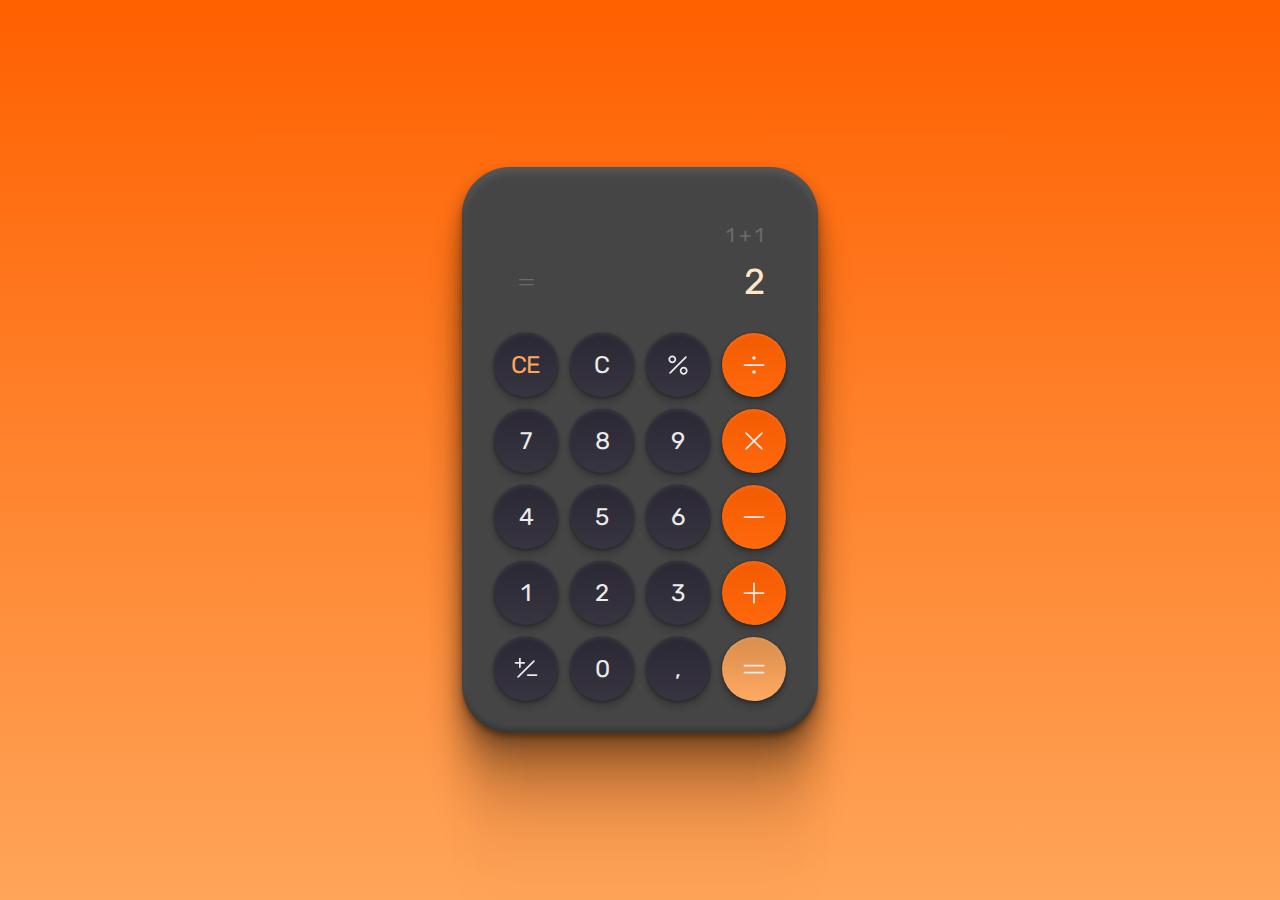
<file: e/index.html>
<!DOCTYPE html>
<html lang="pt-br">
  <head>
    <link rel="preconnect" href="https://fonts.googleapis.com" />
    <link rel="preconnect" href="https://fonts.gstatic.com" crossorigin />
    <link
      href="https://fonts.googleapis.com/css2?family=Rubik&display=swap"
      rel="stylesheet"
    />

    <meta charset="UTF-8" />
    <meta http-equiv="X-UA-Compatible" content="IE=edge" />
    <meta name="viewport" content="width=device-width, initial-scale=1.0" />
    <title>Calculadora</title>
    <link rel="stylesheet" href="styles.css" />
  </head>
  <body>
    <div id="calculator">
      <div id="display">
        <div id="last-calc">1 + 1</div>
        <div id="result">
          <img src="./assets/equals.svg" alt="sinal de igual" />
          <span>2</span>
        </div>
      </div>
      <div id="keyboard">
        <button class="secondary">CE</button>
        <button>C</button>
        <button>
          <img src="./assets/percent.svg" alt="Percent" />
        </button>
        <button class="tertiary">
          <img src="./assets/divide.svg" alt="Divide" />
        </button>
        <button>7</button>
        <button>8</button>
        <button>9</button>
        <button class="tertiary">
          <img src="./assets/x.svg" alt="Multiplication" />
        </button>
        <button>4</button>
        <button>5</button>
        <button>6</button>
        <button class="tertiary">
          <img src="./assets/minus.svg" alt="Minus" />
        </button>
        <button>1</button>
        <button>2</button>
        <button>3</button>
        <button class="tertiary">
          <img src="./assets/plus.svg" alt="Plus" />
        </button>
        <button>
          <img src="./assets/plusminus.svg" alt="PlusMinus" />
        </button>
        <button>0</button>
        <button>,</button>
        <button class="quartiary">
          <img src="./assets/result.svg" alt="Equals" />
        </button>
      </div>
    </div>
  </body>
</html>
</file>
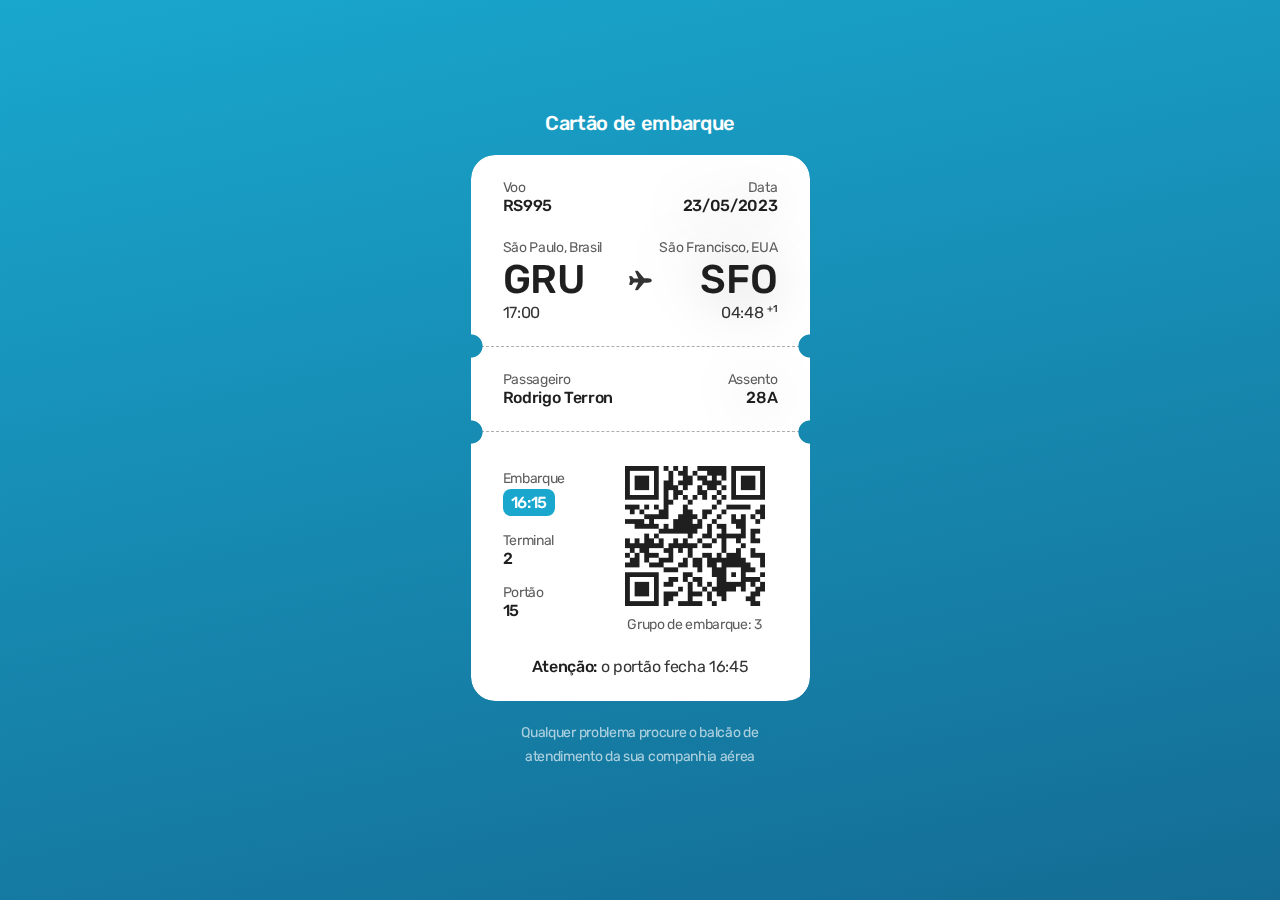
<file: f/index.html>
<!DOCTYPE html>
<html lang="en">
  <head>
    <link rel="preconnect" href="https://fonts.googleapis.com" />
    <link rel="preconnect" href="https://fonts.gstatic.com" crossorigin />
    <link
      href="https://fonts.googleapis.com/css2?family=Rubik:wght@400;500&display=swap"
      rel="stylesheet"
    />

    <meta charset="UTF-8" />
    <meta http-equiv="X-UA-Compatible" content="IE=edge" />
    <meta name="viewport" content="width=device-width, initial-scale=1.0" />
    <title>Cartão de Embarque</title>
    <link rel="stylesheet" href="./styles.css" />
  </head>
  <body>
    <div id="boarding-pass">
      <h1>Cartão de embarque</h1>
      <main id="ticket">
        <section class="top grid">
          <div class="flight grid column">
            <div class="number">
              <p>Voo</p>
              <strong>RS995</strong>
            </div>
            <div class="date text-right">
              <p>Data</p>
              <strong>23/05/2023</strong>
            </div>
          </div>
          <div class="grid column">
            <div class="departure grid">
              <p>São Paulo, Brasil</p>
              <strong>GRU</strong>
              <time>17:00</time>
            </div>
            <div class="airplane grid">
              <img src="./assets/ion_airplane.svg" alt="ícone de um avião" />
            </div>
            <div class="arrival text-right grid">
              <p>São Francisco, EUA</p>
              <strong>SFO</strong>
              <time>04:48 <sup>+1</sup></time>
            </div>
          </div>
        </section>
        <section class="middle grid column">
          <div class="name">
            <p>Passageiro</p>
            <strong>Rodrigo Terron</strong>
          </div>
          <div class="seat text-right">
            <p>Assento</p>
            <strong>28A</strong>
          </div>
        </section>
        <section class="bottom">
          <div class="container grid column">
            <dl class="grid">
              <dt>
                <p>Embarque</p>
                <time>16:15</time>
              </dt>
              <dt>
                <p>Terminal</p>
                <strong>2</strong>
              </dt>
              <dt>
                <p>Portão</p>
                <strong>15</strong>
              </dt>
            </dl>

            <div class="qrcode grid">
              <img src="./assets/qr-code.png" alt="imagem de um qrcode" />
              <p>Grupo de embarque: 3</p>
            </div>
          </div>
          <p><strong>Atenção:</strong> o portão fecha 16:45</p>
        </section>
      </main>
      <footer>
        Qualquer problema procure o balcão de atendimento da sua companhia aérea
      </footer>
    </div>
  </body>
</html>
</file>
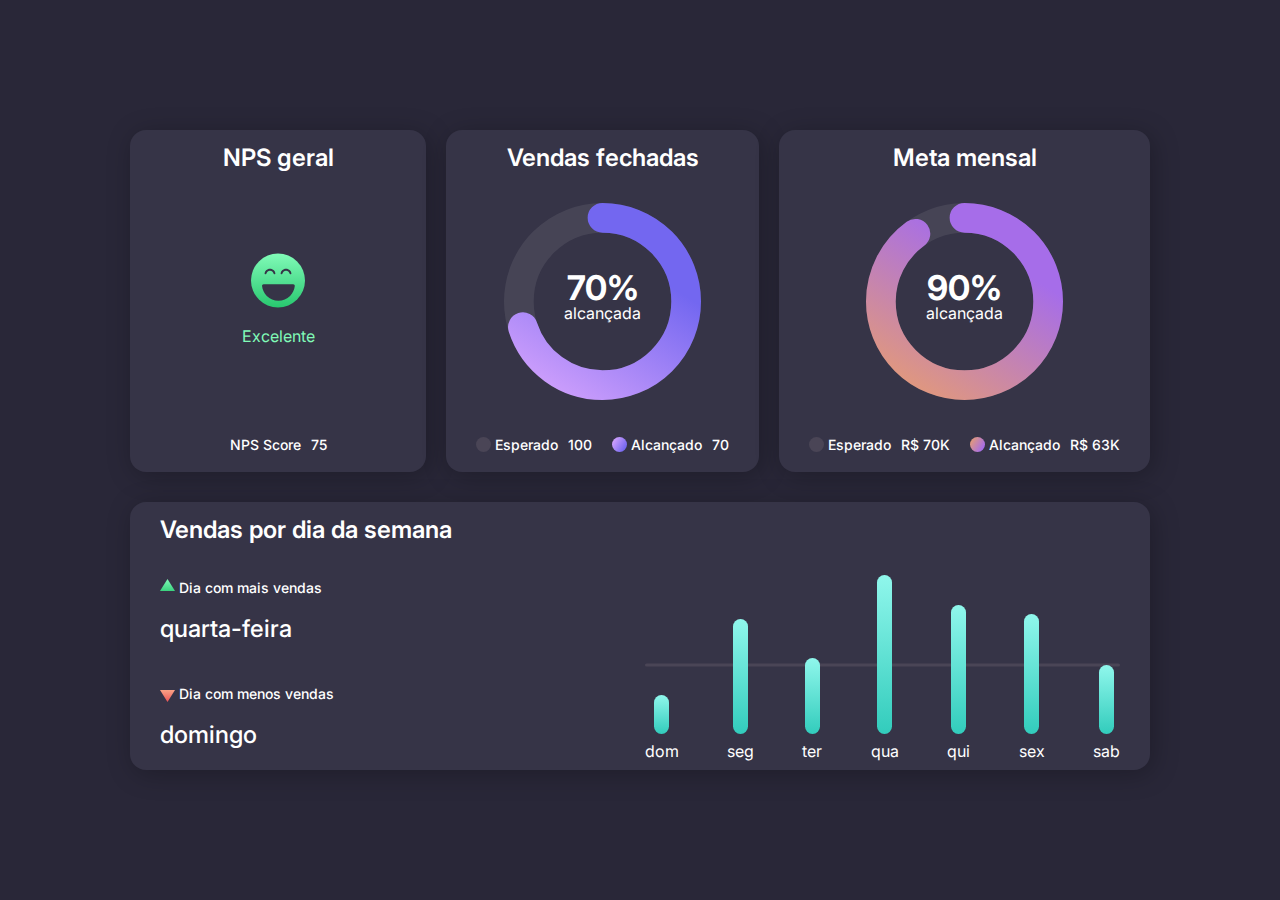
<file: h/index.html>
<!DOCTYPE html>
<html lang="en">
  <head>
    <link rel="preconnect" href="https://fonts.googleapis.com" />
    <link rel="preconnect" href="https://fonts.gstatic.com" crossorigin />
    <link
      href="https://fonts.googleapis.com/css2?family=Inter:wght@400;500;700&display=swap"
      rel="stylesheet"
    />

    <meta charset="UTF-8" />
    <meta http-equiv="X-UA-Compatible" content="IE=edge" />
    <meta name="viewport" content="width=device-width, initial-scale=1.0" />
    <title>Dashboard</title>
    <link rel="stylesheet" href="./styles.css" />
  </head>
  <body>
    <main id="app" class="grid">
      <div class="box nps grid">
        <div class="top text-center">NPS geral</div>
        <div class="middle grid">
          <img src="./assets/smile.svg" alt="bolinha verde sorrindo" />
          Excelente
        </div>
        <div class="bottom">
          <span>NPS Score</span>
          <span>75</span>
        </div>
      </div>
      <div class="box sell grid">
        <div class="top text-center">Vendas fechadas</div>
        <div class="middle">
          <svg viewBox="0 0 232 232" style="--percentage: 70">
            <circle cx="50%" cy="50%" r="98.5" opacity="0.1" stroke="#D9D9D9" />
            <circle
              cx="50%"
              cy="50%"
              r="98.5"
              stroke="url(#paint0_linear_201_85)"
            />
            <defs>
              <linearGradient
                id="paint0_linear_201_85"
                x1="-9"
                y1="82"
                x2="145"
                y2="178"
                gradientUnits="userSpaceOnUse"
              >
                <stop stop-color="#CE9FFC" />
                <stop offset="1" stop-color="#7367F0" />
              </linearGradient>
            </defs>
          </svg>

          <div class="content">
            <h3>70%</h3>
            <p>alcançada</p>
          </div>
        </div>
        <div class="bottom">
          <div class="item">
            <span>Esperado</span>
            <span>100</span>
          </div>
          <div class="item">
            <span
              style="
                --bg-color: linear-gradient(
                  121.94deg,
                  #ce9ffc 15.98%,
                  #7367f0 82.85%
                );
              "
            >
              Alcançado</span
            >
            <span>70</span>
          </div>
        </div>
      </div>
      <div class="box target grid">
        <div class="top text-center">Meta mensal</div>
        <div class="middle">
          <svg viewBox="0 0 232 232" style="--percentage: 90">
            <circle cx="50%" cy="50%" r="98.5" opacity="0.1" stroke="#D9D9D9" />
            <circle
              cx="50%"
              cy="50%"
              r="98.5"
              stroke="url(#paint0_linear_201_104)"
            />
            <defs>
              <linearGradient
                id="paint0_linear_201_104"
                x1="0.5"
                y1="82"
                x2="154.842"
                y2="178.702"
                gradientUnits="userSpaceOnUse"
              >
                <stop stop-color="#DF9780" />
                <stop offset="1" stop-color="#A66DE9" />
              </linearGradient>
            </defs>
          </svg>

          <div class="content">
            <h3>90%</h3>
            <p>alcançada</p>
          </div>
        </div>
        <div class="bottom">
          <div class="item">
            <span>Esperado</span>
            <span>R$ 70K</span>
          </div>
          <div class="item">
            <span
              style="
                --bg-color: linear-gradient(
                  121.94deg,
                  #df9780 15.98%,
                  #a66de9 82.85%
                );
              "
              >Alcançado</span
            >
            <span>R$ 63K</span>
          </div>
        </div>
      </div>
      <div class="box weekly-sell grid">
        <div class="top">Vendas por dia da semana</div>

        <div class="wrapper">
          <div class="left grid">
            <div class="most-sell grid">
              <span>Dia com mais vendas</span>
              quarta-feira
            </div>
            <div class="less-sell grid">
              <span>Dia com menos vendas</span>
              domingo
            </div>
          </div>
          <div class="right">
            <div class="bars">
              <div class="bar-wrapper">
                <div class="bar" style="--height: 3.9rem"></div>
                <span>dom</span>
              </div>
              <div class="bar-wrapper">
                <div class="bar" style="--height: 11.5rem"></div>
                <span>seg</span>
              </div>
              <div class="bar-wrapper">
                <div class="bar" style="--height: 7.6rem"></div>
                <span>ter</span>
              </div>
              <div class="bar-wrapper">
                <div class="bar" style="--height: 15.9rem"></div>
                <span>qua</span>
              </div>
              <div class="bar-wrapper">
                <div class="bar" style="--height: 12.9rem"></div>
                <span>qui</span>
              </div>
              <div class="bar-wrapper">
                <div class="bar" style="--height: 12rem"></div>
                <span>sex</span>
              </div>
              <div class="bar-wrapper">
                <div class="bar" style="--height: 6.9rem"></div>
                <span>sab</span>
              </div>
            </div>
          </div>
        </div>
      </div>
    </main>
  </body>
</html>
</file>
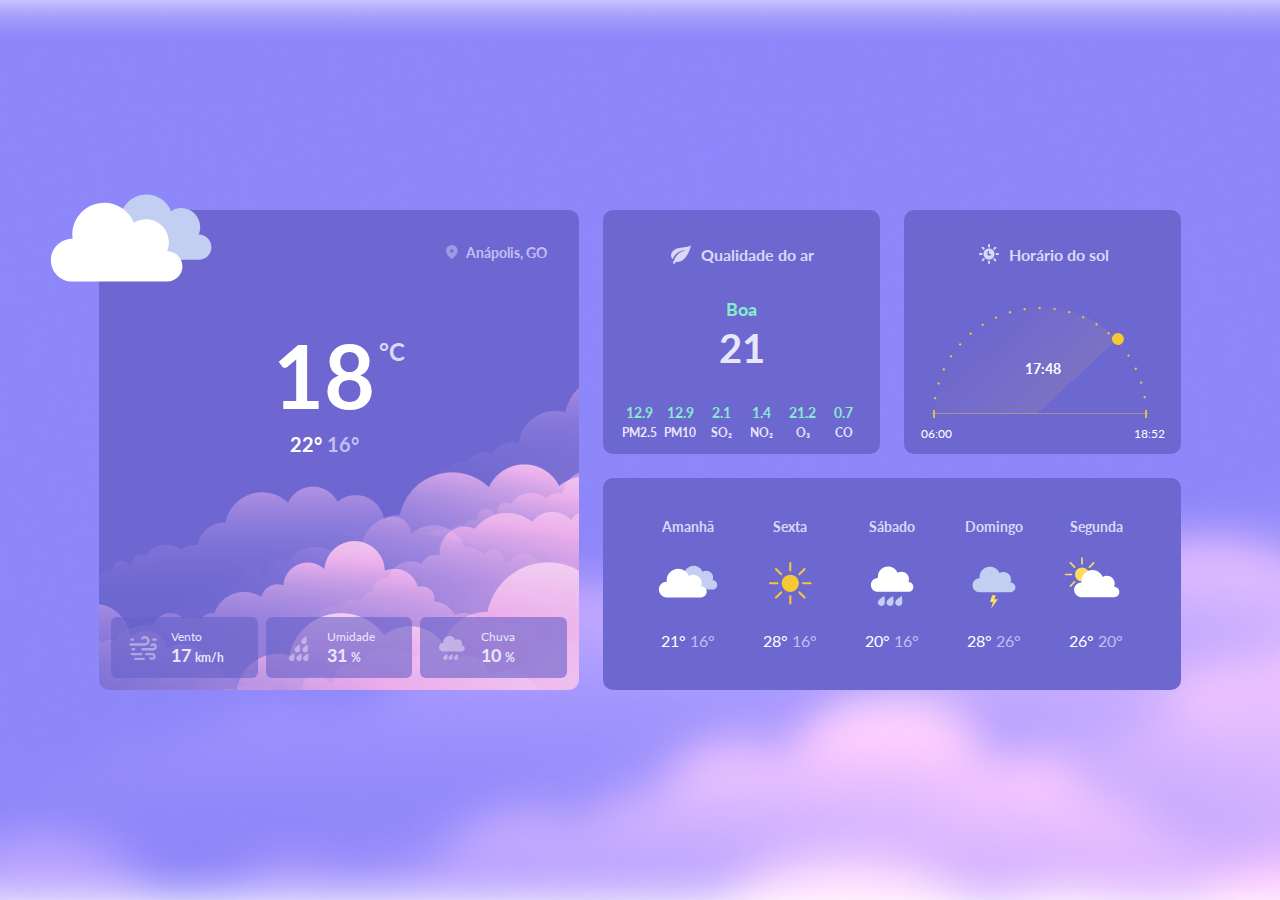
<file: j/index.html>
<!DOCTYPE html>
<html lang="pt-br">
  <head>
    <link rel="preconnect" href="https://fonts.googleapis.com" />
    <link rel="preconnect" href="https://fonts.gstatic.com" crossorigin />
    <link
      href="https://fonts.googleapis.com/css2?family=Lato:wght@400;700&display=swap"
      rel="stylesheet"
    />
    <meta charset="UTF-8" />
    <meta name="viewport" content="width=device-width, initial-scale=1.0" />
    <title>Página de clima</title>
    <link rel="stylesheet" href="styles.css" />
  </head>
  <body>
    <main>
      <section class="temperature-now">
        <div class="location">
          <img src="./assets/pin.svg" alt="icone de localizacao" />
          <strong>Anápolis, GO</strong>
        </div>
        <div class="temp">
          <div class="number">
            18
            <div class="maxmin">22° <span>16° </span></div>
          </div>
          <div class="celsius">°C</div>
        </div>
        <div class="statistics">
          <div class="stats">
            <img src="./assets/temp-wind.svg" alt="icone de vento" />
            <div class="info">
              <p>Vento</p>
              <h5>17 <span>km/h</span></h5>
            </div>
          </div>
          <div class="stats">
            <img src="./assets/temp-humidity.svg" alt="icone de umidade" />
            <div class="info">
              <p>Umidade</p>
              <h5>31 <span>%</span></h5>
            </div>
          </div>
          <div class="stats">
            <img src="./assets/temp-rain.svg" alt="icone de chuva" />
            <div class="info">
              <p>Chuva</p>
              <h5>10 <span>%</span></h5>
            </div>
          </div>
        </div>
      </section>

      <section class="air-quality">
        <h2 class="title">
          <img src="./assets/leaf.svg" alt="icone de folha de árvore" />
          Qualidade do ar
        </h2>

        <p class="good">Boa</p>
        <p class="number">21</p>

        <div class="info">
          <div class="number">
            <p>12.9</p>
            <small>PM2.5</small>
          </div>
          <div class="number">
            <p>12.9</p>
            <small>PM10</small>
          </div>
          <div class="number">
            <p>2.1</p>
            <small>SO₂</small>
          </div>
          <div class="number">
            <p>1.4</p>
            <small>NO₂</small>
          </div>
          <div class="number">
            <p>21.2</p>
            <small>O₃</small>
          </div>
          <div class="number">
            <p>0.7</p>
            <small>CO</small>
          </div>
        </div>
      </section>

      <section class="sun-time">
        <h2 class="title">
          <img
            src="./assets/sun-time.svg"
            alt="icone de um sol com um relógio dentro"
          />
          Horário do sol
        </h2>
        <div class="sun-chart-wrapper">
          <div class="sun-chart">
            <div class="chart">
              <img
                src="./assets/sun-chart.svg"
                alt="imagem de um gráfico semi circulo com traços"
              />
            </div>
            <time class="now">17:48</time>
          </div>
        </div>
        <div class="time">
          <time class="sunrise">06:00</time>
          <time class="sunset">18:52</time>
        </div>
      </section>

      <section class="week-weather">
        <div class="day">
          <h4 class="title">Amanhã</h4>
          <img src="./assets/weather-clouds.svg" alt="" />
          <p class="maxmin">21° <span>16°</span></p>
        </div>

        <div class="day">
          <h4 class="title">Sexta</h4>
          <img src="./assets/weather-sun.svg" alt="" />
          <p class="maxmin">28° <span>16°</span></p>
        </div>

        <div class="day">
          <h4 class="title">Sábado</h4>
          <img src="./assets/weather-rain.svg" alt="" />
          <p class="maxmin">20° <span>16°</span></p>
        </div>

        <div class="day">
          <h4 class="title">Domingo</h4>
          <img src="./assets/weather-thunder.svg" alt="" />
          <p class="maxmin">28° <span>26°</span></p>
        </div>

        <div class="day">
          <h4 class="title">Segunda</h4>
          <img src="./assets/weather-cloudy.svg" alt="" />
          <p class="maxmin">26° <span>20°</span></p>
        </div>
      </section>
    </main>
  </body>
</html>
</file>
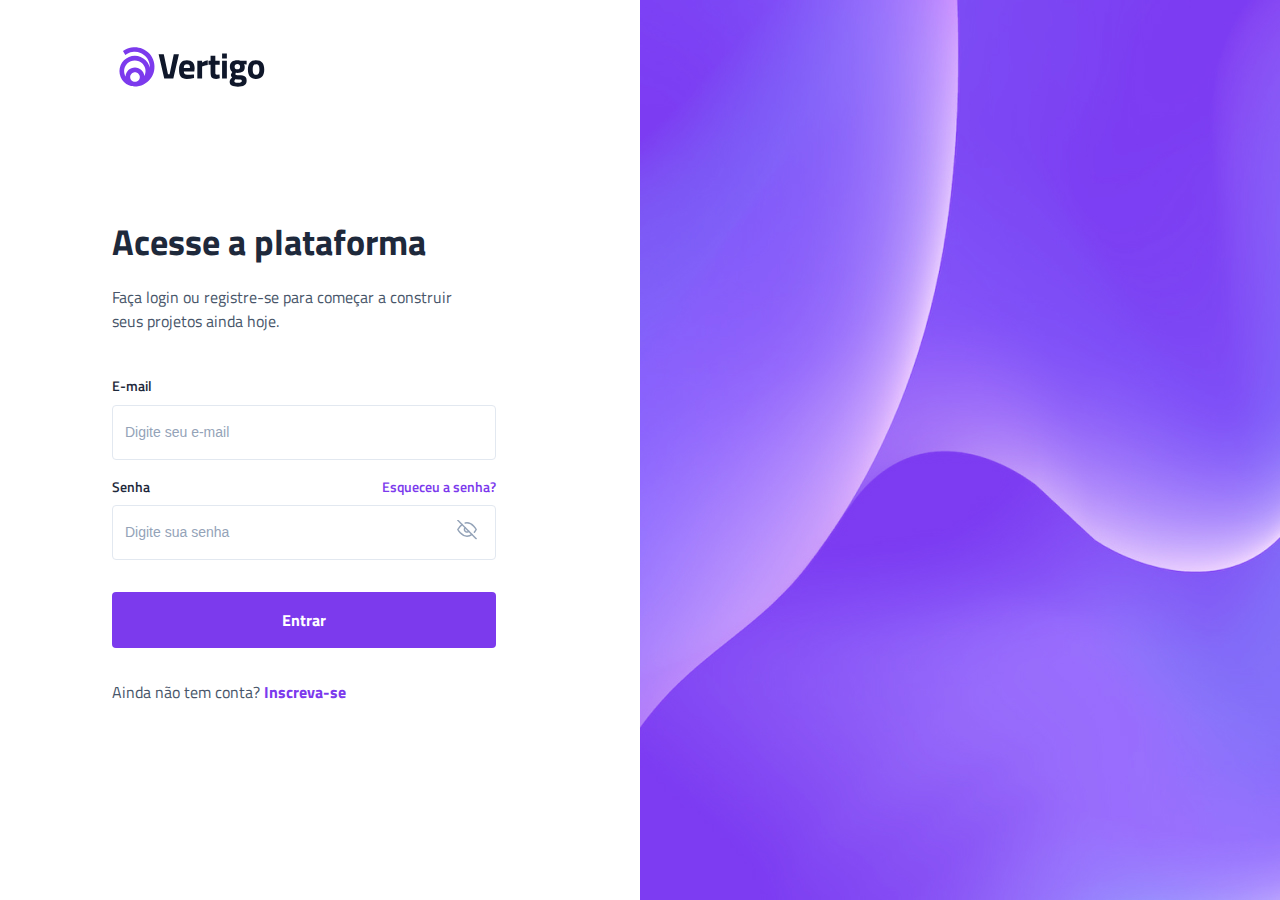
<file: k/index.html>
<!DOCTYPE html>
<html lang="en">
  <head>
    <link rel="preconnect" href="https://fonts.googleapis.com" />
    <link rel="preconnect" href="https://fonts.gstatic.com" crossorigin />
    <link
      href="https://fonts.googleapis.com/css2?family=Titillium+Web:wght@400;600;700&display=swap"
      rel="stylesheet"
    />
    <meta charset="UTF-8" />
    <meta http-equiv="X-UA-Compatible" content="IE=edge" />
    <meta name="viewport" content="width=device-width, initial-scale=1.0" />
    <title>Página de Login</title>
    <link rel="shortcut icon" href="assets/favicon.ico" type="image/x-icon" />
    <link rel="stylesheet" href="style.css" />
  </head>
  <body>
    <div id="page" class="flex">
      <div>
        <header>
          <img src="assets/logo.svg" alt="" />
        </header>
        <main>
          <div class="headline">
            <h1>Acesse a plataforma</h1>
            <p>
              Faça login ou registre-se para começar a construir seus projetos
              ainda hoje.
            </p>
          </div>
          <form>
            <div class="input-wrapper">
              <label for="email">E-mail</label>
              <input
                id="email"
                type="email"
                name="email"
                required
                placeholder="Digite seu e-mail"
              />
            </div>

            <div class="input-wrapper">
              <div class="label-wrapper flex">
                <label for="senha">Senha</label>
                <a href="#">Esqueceu a senha?</a>
              </div>
              <input
                type="password"
                id="senha"
                placeholder="Digite sua senha"
              />
              <img
                onclick="togglePassword()"
                class="eye show-password"
                src="assets/eye-off.svg"
                alt=""
              />
              <img
                onclick="togglePassword()"
                class="eye hide-password hide"
                src="assets/eye.svg"
                alt=""
              />
            </div>

            <button type="submit">Entrar</button>

            <div class="create-account">
              Ainda não tem conta?
              <a href="#">Inscreva-se</a>
            </div>
          </form>
        </main>
      </div>
      <img src="assets/bg.jpg" alt="" />
    </div>

    <script>
      function togglePassword() {
        document
          .querySelectorAll(".eye")
          .forEach((eye) => eye.classList.toggle("hide"))

        const type =
          senha.getAttribute("type") == "password" ? "text" : "password"
        senha.setAttribute("type", type)
      }
    </script>
  </body>
</html>
</file>
<file: e/styles.css>
* {
  margin: 0;
  padding: 0;
  box-sizing: border-box;
  -webkit-font-smoothing: antialiased;
  -moz-osx-font-smoothing: grayscale;
}

body {
  height: 100vh;
  width: 100vw;
  background: linear-gradient(180deg, #FF6000 0%, #FFA559 100%);

  display: grid;
  place-content: center;
}

body * {
  font-family: "Rubik";
  letter-spacing: -0.02em;
}

#calculator {
  background: #454545;

  box-shadow: 0px 4px 4px rgba(0, 0, 0, 0.25),
    0px 188px 52px rgba(0, 0, 0, 0.01), 0px 120px 48px rgba(0, 0, 0, 0.04),
    0px 68px 41px rgba(0, 0, 0, 0.15), 0px 30px 30px rgba(0, 0, 0, 0.26),
    0px 8px 17px rgba(0, 0, 0, 0.29), inset 0px 6px 8px rgba(255, 255, 255, 0.1),
    inset 0px -4px 5px rgba(0, 0, 0, 0.22);

  border-radius: 48px;
}

#display {
  margin-top: 54px;
  padding-inline: 54px;
}

#last-calc {
  text-align: right;
  font-size: 20px;
  line-height: 140%;
  color: #6b6b6b;
}

#result {
  margin-top: 8px;
  display: flex;
  justify-content: space-between;
}

#result span {
  font-size: 36px;
  line-height: 140%;
  color: #FFE6C7;
}

#keyboard {
  padding: 26px 32px 32px;

  display: grid;
  grid-template-columns: repeat(4, 1fr);
  gap: 12px;
}

button {
  border: 0;
  width: 64px;
  height: 64px;

  background: linear-gradient(
      180deg,
      rgba(0, 0, 0, 0.05) 0%,
      rgba(255, 255, 255, 0.05) 100%
    ),
    #2d2a37;

  box-shadow: 0px 11px 7px rgba(0, 0, 0, 0.01), 0px 7px 7px rgba(0, 0, 0, 0.04),
    0px 4px 6px rgba(0, 0, 0, 0.1), 0px 2px 4px rgba(0, 0, 0, 0.26),
    0px 0px 2px rgba(0, 0, 0, 0.29), inset 0px 2px 3px rgba(255, 255, 255, 0.06);

  border-radius: 999px;

  font-size: 24px;
  line-height: 28px;
  color: #ebebeb;

  display: flex;
  align-items: center;
  justify-content: center;
}

.secondary {
  color: #FFA559;
}

.tertiary {
  background: linear-gradient(
      180deg,
      rgba(0, 0, 0, 0.05) 0.01%,
      rgba(255, 255, 255, 0.05) 100%
    ),
    #FF6000;
  box-shadow: 0px 11px 7px rgba(0, 0, 0, 0.01), 0px 7px 7px rgba(0, 0, 0, 0.04),
    0px 4px 6px rgba(0, 0, 0, 0.1), 0px 2px 4px rgba(0, 0, 0, 0.26),
    0px 0px 2px rgba(0, 0, 0, 0.29), inset 0px 2px 3px rgba(255, 255, 255, 0.1);
}

.quartiary {
  background: linear-gradient(180deg, rgba(0, 0, 0, 0.15) 0%, rgba(255, 255, 255, 0.05) 100%), #FFA559;
box-shadow: 0px 11px 7px rgba(0, 0, 0, 0.01), 0px 7px 7px rgba(0, 0, 0, 0.04), 0px 4px 6px rgba(0, 0, 0, 0.1), 0px 2px 4px rgba(0, 0, 0, 0.26), 0px 0px 2px rgba(0, 0, 0, 0.29), inset 0px 2px 3px rgba(255, 255, 255, 0.1);
}

@media screen and (max-width: 900px) {
  #keyboard {
    max-width: 100%;
    padding: 26px 32px 32px;
  }

  button {
    width: 60px;
    height: 60px;
  }
}

@media screen and (max-width: 458px) {
  #keyboard {
    max-width: 100%;
    padding: 26px 32px 32px;
  }

  button {
    width: 50px;
    height: 50px;
  }
}
</file>
<file: f/styles.css>
* {
  margin: 0;
  padding: 0;
  box-sizing: border-box;
  -webkit-font-smoothing: antialiased;
  -moz-osx-font-smoothing: grayscale;
}

:root {
  font-size: 62.5%;
}

body {
  font-size: 1.6rem;
  font-family: "Rubik", sans-serif;
  letter-spacing: -0.02em;

  background: linear-gradient(167.96deg, #19A7CE 0%, #146C94 100%) no-repeat
    fixed;

  height: 100vh;
  display: grid;
  place-content: center;
}

.grid {
  display: grid;
}

.column {
  grid-auto-flow: column;
}

.text-right {
  filter: drop-shadow(0px 4px 24px rgba(0, 0, 0, 0.25));
  text-align: right;
}

h1,
strong {
  font-weight: 500;
}

h1 {
  font-size: 2rem;
  line-height: 2.4rem;
  color: white;
  text-align: center;
}

p {
  color: rgba(0, 0, 0, 0.64);
  font-size: 1.4rem;
  line-height: 1.7rem;
}

strong {
  font-size: 1.6rem;
  line-height: 1.9rem;
  color: rgba(0, 0, 0, 0.88);
}

section {
  padding: 2.4rem 3.2rem;

  background-color: white;
  -webkit-mask: var(--mask);
  mask: var(--mask);

  box-shadow: 0px 4px 24px rgba(0, 0, 0, 0.25);
}

#boarding-pass {
  margin: auto;
}

#ticket {
  margin-top: 2rem;
}

.top {
  border-radius: 2.4rem 2.4rem 0 0;
  gap: 2.4rem;

  --mask: radial-gradient(1.2rem at 1.2rem bottom, #0000 93%, black) -1.2rem;
  -webkit-mask-repeat: repeat-x;
  mask-repeat: repeat-x;
}

.departure,
.arrival {
  width: 12.5rem;
}

.departure strong,
.arrival strong {
  font-size: 4rem;
  line-height: 4.7rem;
}

.airplane {
  align-self: center;
}

.top time {
  color: rgba(0, 0, 0, 0.8);
}

.top time sup {
  font-weight: 500;
  font-size: 1rem;
  line-height: 1.2rem;
}

.middle {
  border: 1px dashed rgba(0, 0, 0, 0.32);
  border-left: 0;
  border-right: 0;

  --mask: radial-gradient(1.2rem at 1.2rem 1.2rem, #0000 93%, black) -1.2rem -1.2rem;
}

.bottom {
  border-radius: 0 0 2.4rem 2.4rem;

  --mask: radial-gradient(1.2rem at 1.2rem top, #0000 93%, black) -1.2rem;
  -webkit-mask-repeat: repeat-x;
  mask-repeat: repeat-x;
}

.bottom .container {
  align-items: center;
  gap: 0.8rem;
}

dl.grid {
  gap: 1.6rem;
  min-width: 9.5rem;
}

dt time {
  color: white;
  font-weight: 500;
  font-size: 1.6rem;
  line-height: 1.9rem;
  background: #19A7CE;
  border-radius: 0.8rem;
  padding: 0.4rem 0.8rem;
  display: inline-block;
  margin-top: 0.2rem;
}

.bottom > p {
  text-align: center;
  margin-top: 2.4rem;
  font-size: 1.6rem;
  line-height: 2rem;
  color: rgba(0, 0, 0, 0.8);
}

.qrcode.grid {
  justify-items: center;
}

footer {
  font-size: 1.4rem;
  line-height: 2.4rem;
  color: white;
  opacity: 0.64;
  width: 27rem;
  text-align: center;
  margin: 2rem auto;
}
</file>
<file: h/styles.css>
* {
  margin: 0;
  padding: 0;
  box-sizing: border-box;
  -webkit-font-smoothing: antialiased;
  -moz-osx-font-smoothing: grayscale;
}

:root {
  font-size: 62.5%;
}

body {
  font-size: 1.6rem;
  font-family: "Inter";
  background: #292738;
}

.grid {
  display: grid;
}

.text-center {
  text-align: center;
}

.box {
  padding: 1.5rem 3rem;

  background: #363447;
  box-shadow: 0.3rem 0.4rem 2.6rem rgba(0, 0, 0, 0.25);
  border-radius: 1.6rem;
  color: white;
  line-height: 160%;

  gap: 3.2rem;
}

#app {
  grid-template-columns: 29.6rem max-content max-content;
  grid-template-rows: max-content;

  column-gap: 2rem;
  row-gap: 3rem;
  width: fit-content;
  min-height: 100vh;
  height: fit-content;

  margin: auto;

  place-content: center;
  padding: 3.2rem;
}

.box:nth-child(4) {
  grid-column: 1/4;
}

.weekly-sell .wrapper {
  flex-direction: row;
}

.weekly-sell .left {
  grid-auto-flow: initial;
}

.bars {
  gap: 5.9rem;
}

.top {
  font-weight: 600;
  font-size: 2.4rem;
}

.middle {
  display: grid;
  place-content: center;
  position: relative;
}

.middle .content {
  position: absolute;
  top: 50%;
  left: 50%;
  transform: translate(-50%, -50%);
  text-align: center;
}

.content h3 {
  font-size: 3.4rem;
}

.bottom {
  display: flex;
  gap: 2rem;
  justify-content: center;
  margin-top: auto;
  font-weight: 500;
  font-size: 1.4rem;
}

.bottom .item {
  display: flex;
  align-items: center;
  gap: 1rem;
}

.bottom .item span:nth-child(1) {
  display: flex;
  align-items: center;
  gap: 0.4rem;
}

.bottom .item span {
  --bg-color: #4a4556;
}

.bottom .item span:nth-child(1)::before {
  content: "";
  width: 1.5rem;
  height: 1.5rem;
  display: block;
  background: var(--bg-color);
  border-radius: 99.9rem;
}

.nps {
  gap: 3.2rem;
}

.nps .middle {
  height: 19.7rem;
  place-content: center;
  justify-items: center;
  gap: 1.6rem;
  color: #81fbb8;
}

.nps .bottom {
  gap: 1rem;
}

svg {
  --percentage: 0;
  width: 19.7rem;
  height: 19.7rem;
  transform: rotate(-90deg);
}

svg circle {
  stroke-dasharray: 618;
  stroke-dashoffset: 618;
  stroke-width: 35;
  fill: none;
}

svg circle:nth-child(1) {
  stroke-dashoffset: 0;
}

svg circle:nth-child(2) {
  stroke-dashoffset: calc(618 - (618 * var(--percentage)) / 100);
  stroke-linecap: round;

  animation: progress 1s ease-in-out;
}

@keyframes progress {
  0% {
    stroke-dasharray: 618;
    stroke-dashoffset: 618;
  }
}

.weekly-sell {
  gap: 3.2rem;
}

.weekly-sell .wrapper {
  display: flex;
  flex-direction: row;
  gap: 3.2rem;
}

.weekly-sell .left {
  gap: 3.2rem;
  grid-auto-flow: row;
}

.weekly-sell .left,
.weekly-sell .right {
  flex: 1;
}

.left .grid {
  gap: 0.8rem;
  font-weight: 500;
  font-size: 2.4rem;
}

.left .grid span {
  font-size: 1.4rem;
  align-items: centetr;
  display: flex;
  gap: 0.4rem;
}

.left .grid span::before {
  content: "";
  width: 1.5rem;
  height: 1.5rem;
  display: block;
  clip-path: polygon(50% 0%, 0% 80%, 100% 80%);
}

.left .most-sell span::before {
  background: linear-gradient(180deg, #81fbb8 0%, #28c76f 100%);
  margin-top: 0.4rem;
}

.left .less-sell span::before {
  background: linear-gradient(180deg, #ea5455 0%, #feb692 100%);
  transform: matrix(1, 0, 0, -1, 0, 0);
  margin-top: 0.6rem;
}

.bars {
  display: flex;
  gap: calc(3vw + 1rem);
  align-items: flex-end;
  position: relative;
}

.bars::before {
  content: "";
  display: block;
  height: 0.3rem;
  width: 100%;
  background: #4a4556;
  border-radius: 99.9rem;
  position: absolute;
  top: 50%;
  transform: translateY(-50%);
  z-index: 0;
}

.bar-wrapper {
  display: grid;
  grid-template-rows: 15.9rem 1.6rem;
  justify-items: center;
  gap: 0.5rem;
  z-index: 1;
}

.bar {
  width: 1.5rem;
  background: linear-gradient(180deg, #90f7ec 0%, #32ccbc 100%);
  border-radius: 99.9rem;

  height: var(--height);
  align-self: end;

  animation: up 1.4s;
}

@keyframes up {
  0% {
    height: 0;
  }
}

@media screen and (max-width: 773px) {
  .box {
    padding: 2.9rem 4.8rem;
  }

  #app {
    display: flex;
    flex-direction: column;
    align-items: center;
    margin: auto;
  }

  .box:nth-child(1),
  .box:nth-child(2),
  .box:nth-child(3),
  .box:nth-child(4) {
    width: 100%;
  }

  .weekly-sell .wrapper {
    display: flex;
    flex-direction: column;
  }

  .weekly-sell .left {
    gap: 3.2rem;
    grid-auto-flow: column;
  }
}
</file>
<file: j/styles.css>
* {
  margin: 0;
  padding: 0;
  box-sizing: border-box;
  -webkit-font-smoothing: antialiased;
  -moz-osx-font-smoothing: grayscale;
}

:root {
  font-size: 62.5%;
  font-family: "Lato", sans-serif;
}

body {
  font-size: 1.6rem;
}

main {
  background: url(./assets/bg.jpeg) no-repeat center/cover;

  min-height: 100vh;

  display: grid;
  place-content: center;

  padding: 6.4rem;
  gap: 2.4rem;
}

section {
  background: #6d67d0;
  backdrop-filter: blur(1rem);
  border-radius: 1rem;
}

.temperature-now {
  background: url(./assets/bg-temp-now.jpeg);
  position: relative;

  display: grid;
  grid-template-rows: max-content 1fr max-content;
}

.temperature-now::before {
  content: "";
  width: 17.6rem;
  height: 17.6rem;

  background: url(./assets/clouds.svg) no-repeat;

  position: absolute;
  top: -5.6rem;
  left: -5.6rem;
}

.location {
  justify-self: end;

  padding: 3.2rem 3.2rem 0;

  display: flex;
  align-items: center;
  gap: 0.4rem;
}

.location strong {
  font-size: 1.4rem;
  color: #c2bff4;
}

.temp {
  margin: 6rem;

  font-weight: 700;

  display: flex;
  justify-content: center;
  gap: 0.4rem;
}

.temp .number {
  text-align: center;
  font-size: 8.8rem;
  color: white;

  display: flex;
  flex-direction: column;
  gap: 0.4rem;
}

.temp .number .maxmin {
  font-size: 2rem;
}

.temp .number .maxmin span {
  color: #c2bff4;
}

.celsius {
  font-size: 2.4rem;
  color: #dad8f7;

  margin-top: 1.5rem;
}

.statistics {
  padding: 1.2rem;

  display: flex;
  gap: 0.8rem;
}

.stats {
  flex: 1;

  padding: 1.2rem 1.6rem;
  background: rgba(102, 96, 200, 0.6);
  border-radius: 0.6rem;

  display: flex;
  align-items: center;
  gap: 1.2rem;
}

.stats .info {
  color: #e7e6fb;
}

.stats .info h5 span,
.stats .info p {
  font-size: 1.2rem;
}

.stats .info h5 {
  font-size: 1.8rem;

  display: flex;
  align-items: baseline;
  gap: 0.4rem;
}

/* Air Quality */
.air-quality {
  font-weight: 700;

  text-align: center;
  display: grid;
}

h2.title {
  font-size: 1.6rem;
  color: #dad8f7;

  display: flex;
  align-items: center;
  justify-content: center;
  gap: 0.8rem;

  margin-top: 3.2rem;
}

.air-quality .good {
  margin-top: 3.2rem;

  font-size: 1.8rem;
  color: #87ebcd;
}

.air-quality > .number {
  margin-top: 0.4rem;
  font-size: 4rem;
  color: #e7e6fb;
}

.air-quality .info {
  display: flex;
  align-items: center;

  margin-top: 3.2rem;

  padding: 0 1.6rem 1.6rem;
}

.air-quality .info .number {
  flex: 1;
}

.air-quality .info p {
  color: #87ebcd;
  font-size: 1.4rem;
}

.air-quality .info small {
  font-size: 1.2rem;
  color: #e7e6fb;
}

/* Sun Time */

.sun-chart-wrapper {
  margin-top: 4rem;
  height: 11rem;
}

.sun-chart {
  --pos-x: 75;
  margin: auto;
  width: 21.6rem;
  height: 21.6rem;

  position: relative;
}

.sun-chart::before {
  content: "";
  width: 1.2rem;
  height: 1.2rem;
  position: absolute;
  background: #f6c833;
  border-radius: 50%;

  top: 50%;
  left: 50%;
  margin: -0.6rem;

  transform: rotate(calc(1deg * (((100 - var(--pos-x)) / -100) * 180)))
    translate(10.6rem);
}

.chart {
  width: 21.6rem;
  height: 10.8rem;
  overflow: hidden;
}

.chart::before {
  content: "";
  width: 21rem;
  height: 21rem;

  display: block;
  border-radius: 50%;

  background: linear-gradient(
    180deg,
    rgba(251, 219, 96, 0.2) 0%,
    rgba(251, 219, 96, 0) 101.89%
  );

  --mask: linear-gradient(0deg, white 50%, transparent 0%);
  mask: var(--mask);
  -webkit-mask: var(--mask);

  rotate: calc(1.825deg * var(--pos-x));
}

.chart img {
  position: absolute;
  top: 0;
  left: -1%;
}

time.now {
  position: absolute;

  top: 25%;
  left: 50%;
  transform: translate(-50%);

  color: white;
  font-size: 1.4rem;
  font-weight: 700;
}

.time {
  font-size: 1.2rem;
  color: white;

  display: flex;
  align-items: center;
  justify-content: space-between;

  margin: 1rem auto 0;
  padding: 0 1.6rem 1.6rem;
  max-width: 27.6rem;
}

/* Week Weather */
.week-weather {
  padding: 4rem;

  display: flex;
  gap: 1.2rem;
}

.day {
  flex: 1;

  display: grid;
  justify-items: center;
  gap: 1.6rem;
}

h4.title {
  font-size: 1.4rem;
  color: #dad8f7;
}

.day .maxmin {
  font-size: 700;
  color: white;
  font-size: 1.6rem;
}

.day .maxmin span {
  color: #c2bff4;
}

@media (min-width: 1200px) {
  main {
    grid-template-columns: 48rem 27.7rem 27.7rem;
    grid-template-rows: 24.4rem 21.2rem;
  }

  .temperature-now {
    grid-row: 1/3;
  }

  .week-weather {
    grid-column: 2/4;
  }
}
</file>
<file: k/style.css>
* {
  margin: 0;
  padding: 0;
  box-sizing: border-box;
  -webkit-font-smoothing: antialiased;
  -moz-osx-font-smoothing: grayscale;
}

:root {
  font-size: 62.5%;
  font-family: "Titillium Web", sans-serif;
}

body {
  font-size: 1.6rem;
}

button {
  all: unset;
  box-sizing: border-box;
}

a {
  text-decoration: none;
  color: #7c3aed;
  font-weight: 700;
}

a:hover {
  text-decoration: underline;
}

#page {
  height: 100vh;
}

.flex {
  display: flex;
}

#page > * {
  width: 50%;
}

img {
  width: 100%;
  object-fit: cover;
}

header img {
  width: 16rem;
  height: 5.4rem;
}

#page > div {
  padding: 4rem 11.2rem;
}

main {
  margin-top: 11.4rem;
  max-width: 38.4rem;
}

.headline {
  max-width: 35rem;
}

h1 {
  font-size: 36px;
  line-height: 55px;
  color: #1e293b;
}

h1 + p {
  color: #475569;
  margin-top: 1.6rem;
}

form {
  margin-top: 4rem;
}

.input-wrapper {
  position: relative;
}

label {
  font-weight: 600;
  font-size: 14px;
  line-height: 21px;
  color: #1e293b;
}

label + a {
  font-weight: 600;
  font-size: 14px;
  line-height: 21px;
  color: #7c3aed;
}

input::placeholder {
  color: #94a3b8;
}

input {
  width: 100%;
  background: #ffffff;
  border: 0.1rem solid #e2e8f0;
  border-radius: 0.4rem;

  padding: 1.6rem 1.2rem;

  margin-top: 0.8rem;

  font-size: 14px;
  line-height: 21px;
  color: #1e293b;
}

input:focus,
input:hover {
  border: 1px solid #7c3aed;
  outline: 0;
}

input:disabled {
  opacity: 0.35;
}

form .input-wrapper + .input-wrapper {
  margin-top: 1.6rem;
}

.label-wrapper {
  justify-content: space-between;
}

::-ms-reveal {
  display: none;
}

.eye {
  width: 2rem;
  height: 2rem;

  position: absolute;
  top: 52%;
  right: 5%;
}

.hide {
  display: none;
}

form button {
  display: flex;
  justify-content: center;
  align-items: center;
  padding: 1.6rem 2.4rem;

  background: #7c3aed;
  border-radius: 4px;

  width: 100%;

  font-weight: bold;
  color: #ffffff;

  margin-block: 3.2rem;
}

form button:focus {
  outline: 2px solid #7c3aed;
  border-radius: 0.2rem;
}

form button:hover {
  background: #9f67ff;
}

.create-account {
  color: #475569;
}

@media (max-width: 900px) {
  page > * {
    width: 100%;
  }

  #page > img {
    display: none;
  }

  #page > div {
    padding: 4rem;
  }

  main {
    max-width: 100%;
  }
}

@media (max-width: 600px) {
  #page > div {
    padding: 4rem;
  }
}
</file>
